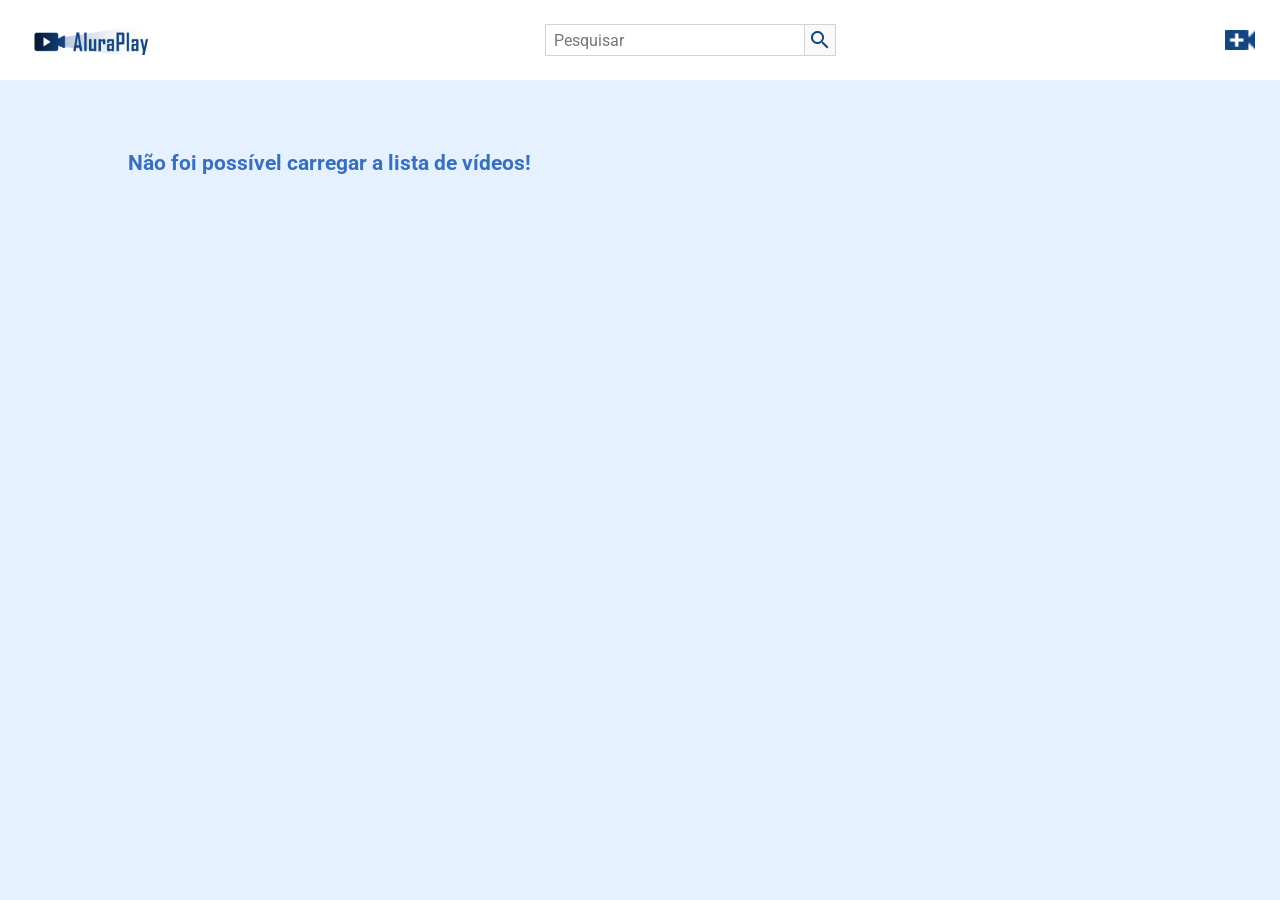
<file: Aluraplay/index.html>
<!DOCTYPE html>
<html lang="pt-br">

<head>
    <meta charset="UTF-8">
    <meta http-equiv="X-UA-Compatible" content="IE=edge">
    <meta name="viewport" content="width=device-width, initial-scale=1.0">
    <link href="https://fonts.googleapis.com/css2?family=Roboto:wght@400;700&display=swap" rel="stylesheet">
    <link rel="stylesheet" href="./css/reset.css">
    <link rel="stylesheet" href="./css/estilos.css">
    <link rel="stylesheet" href="./css/flexbox.css">
    <title>AluraPlay</title>
    <link rel="shortcut icon" href="./img/favicon.ico" type="image/x-icon">
</head>

<body>

    <header>

        <nav class="cabecalho">
            <a class="logo" href="./index.html"></a>

            <div class="cabecalho__pesquisar">

                <input type="search" placeholder="Pesquisar" id="pesquisar" class="pesquisar__input" data-pesquisa>
                <button class="pesquisar__botao" data-botao-pesquisa>

            </div>

            <div class="cabecalho__icones">
                <a href="./pages/enviar-video.html" class="cabecalho__videos"></a>
            </div>
        </nav>

    </header>

    <ul class="videos__container" alt="videos alura" data-lista>

    </ul>
    
    <script src="js/mostrarVideos.js" type="module"></script>
    <script src="js/buscarVideo.js" type="module"></script>

</body>

</html>
</file>
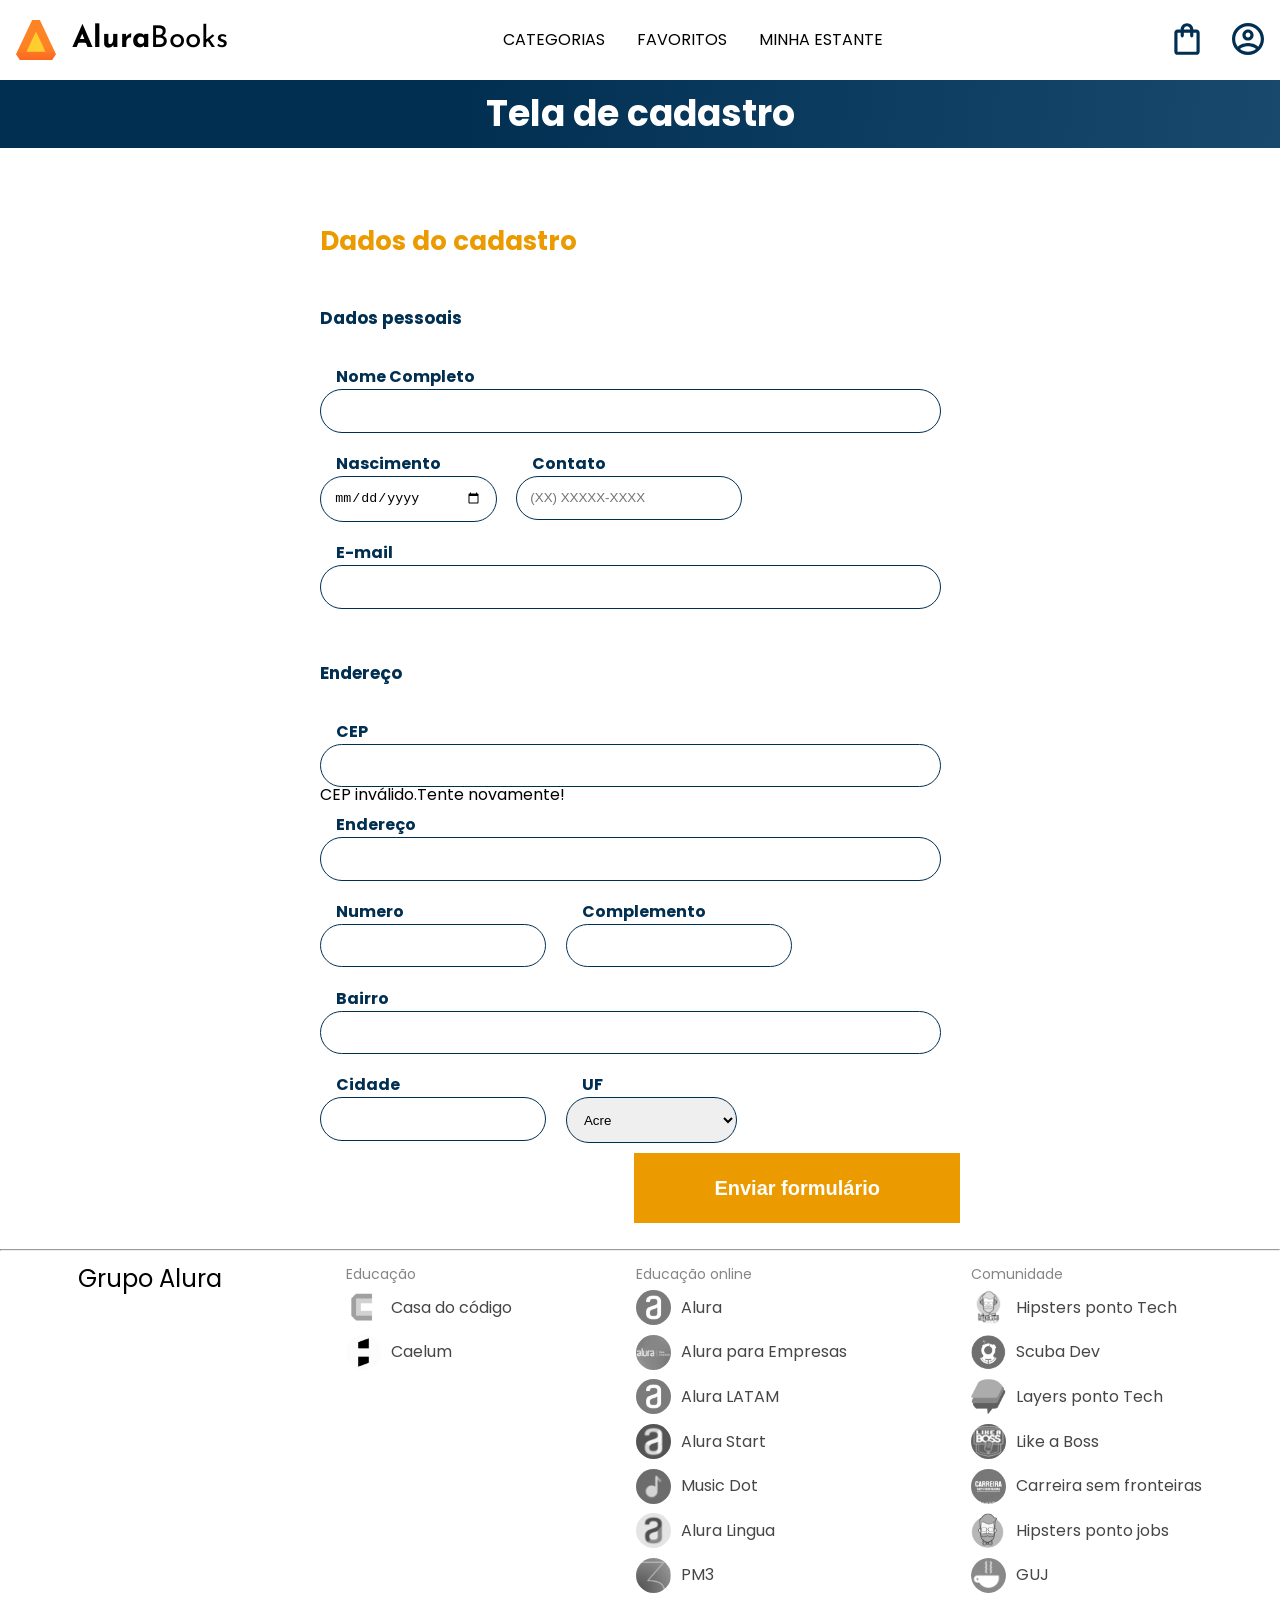
<file: ConsumindoDadosAPI/index.html>
<!DOCTYPE html>
<html lang="en">

<head>
    <meta charset="UTF-8">
    <meta http-equiv="X-UA-Compatible" content="IE=edge">
    <meta name="viewport" content="width=device-width, initial-scale=1.0">
    <link rel="stylesheet" href="./styles/reset.css">
    <link rel="preconnect" href="https://fonts.googleapis.com">
    <link rel="preconnect" href="https://fonts.gstatic.com" crossorigin>
    <link href="https://fonts.googleapis.com/css2?family=Poppins:wght@300;400;500;700&display=swap" rel="stylesheet">
    <link rel="stylesheet" href="https://unpkg.com/swiper@8/swiper-bundle.min.css" />
    <link href="https://fonts.googleapis.com/css2?family=Josefin+Sans:wght@400;700&display=swap" rel="stylesheet">
    <link rel="stylesheet" href="./styles/styles.css">
    <title>Formulário de cadastro</title>
</head>

<body>

    <header class="cabeçalho">
        <div class="container">
            <input type="checkbox" id="menu" class="container__botao">
            <label for="menu" class="container__rotulo">
                <span class="cabeçalho__menu-hamburguer container__imagem"></span>
            </label>
            <ul class="lista-menu">
                <li class="lista-menu__titulo">Categorias</li>
                <li class="lista-menu__item">
                    <a href="#" class="lista-menu__link">Programação</a>
                </li>
                <li class="lista-menu__item">
                    <a href="#" class="lista-menu__link">Front-end</a>
                </li>
                <li class="lista-menu__item">
                    <a href="#" class="lista-menu__link">Infraestrutura</a>
                </li>
                <li class="lista-menu__item">
                    <a href="#" class="lista-menu__link">Business</a>
                </li>
                <li class="lista-menu__item">
                    <a href="#" class="lista-menu__link">Design & UX</a>
                </li>
            </ul>
            <img src="img/Logo.svg" alt="Logo da Alurabooks" class="container__imagem">
            <h1 class="container__titulo"><b class="container__titulo--negrito">Alura</b>Books</h1>
        </div>

        <ul class="opções">
            <input type="checkbox" id="opções-menu" class="opções__botão">
            <li class="opções__item"><a href="#" class="opções__link">Categorias</a></li>
            <li class="opções__item"><a href="#" class="opções__link">Favoritos</a></li>
            <li class="opções__item"><a href="#" class="opções__link">Minha estante</a></li>
        </ul>

        <div class="container">
            <a href="#"><img src="img/Favoritos.svg" alt="Meus favoritos"
                    class="container__imagem container__imagem-transparente"></a>
            <a href="#" class="container__link">
                <img src="img/Compras.svg" alt="Carrinhos de compras" class="container__imagem">
                <p class="container__texto">Minha sacola</p>
            </a>
            <a href="#" class="container__link">
                <img src="img/Usuario.svg" alt="Meu perfil" class="container__imagem">
                <p class="container__texto">Meu perfil</p>
            </a>
        </div>
    </header>

    <section class="banner">
        <h2 class="banner__titulo">Tela de cadastro</h2>
    </section>

    <main class="principal">
        <h2 class="principal__titulo">Dados do cadastro</h2>

        <form class="principal__formulario" id="formulario" target="_blank"
            onsubmit="location.replace('./cadastro-finalizado.html')">
            <h3 class="principal__subtitulo">Dados pessoais</h3>
            <div class="formulario__campo">
                <label class="campo__etiqueta" for="nome">Nome Completo</label>
                <input name="nome" id="nome" class="campo__escrita" required />
            </div>
            <div class="formulario__dupla">
                <div class="formulario__campo">
                    <label class="campo__etiqueta" for="nascimento">Nascimento</label>
                    <input name="nascimento" id="nascimento" type="date" class="campo__escrita" required />
                </div>
                <div class="formulario__campo">
                    <label class="campo__etiqueta" for="telefone">Contato</label>
                    <input name="telefone" id="telefone" type="tel" placeholder="(XX) XXXXX-XXXX" class="campo__escrita"
                        required />
                </div>
            </div>
            <div class="formulario__campo">
                <label class="campo__etiqueta" for="email">E-mail</label>
                <input name="email" id="email" type="email" class="campo__escrita" required />
            </div>

            <h3 class="principal__subtitulo">Endereço</h3>

            <div class="formulario__campo">
                <label class="campo__etiqueta" for="cep">CEP</label>
                <input name="cep" id="cep" class="campo__escrita" required />
                <div id="erro">

                </div>
            </div>

            <div class="formulario__campo">
                <label class="campo__etiqueta" for="endereco">Endereço</label>
                <input name="endereco" id="endereco" class="campo__escrita" required />
            </div>
            <div class="formulario__dupla">
                <div class="formulario__campo">
                    <label class="campo__etiqueta" for="numero">Numero</label>
                    <input name="numero" id="numero" class="campo__escrita" required />
                </div>
                <div class="formulario__campo">
                    <label class="campo__etiqueta" for="complemento">Complemento</label>
                    <input name="complemento" id="complemento" class="campo__escrita" />
                </div>
            </div>
            <div class="formulario__campo">
                <label class="campo__etiqueta" for="bairro">Bairro</label>
                <input name="bairro" id="bairro" class="campo__escrita" required />
            </div>
            <div class="formulario__dupla">
                <div class="formulario__campo">
                    <label class="campo__etiqueta" for="cidade">Cidade</label>
                    <input name="cidade" id="cidade" class="campo__escrita" required />
                </div>

                <div class="formulario__campo">
                    <label class="campo__etiqueta" for="estado">UF</label>
                    <select id="estado" name="estado" class="campo__escrita">
                        <option value="AC">Acre</option>
                        <option value="AL">Alagoas</option>
                        <option value="AP">Amapá</option>
                        <option value="AM">Amazonas</option>
                        <option value="BA">Bahia</option>
                        <option value="CE">Ceará</option>
                        <option value="DF">Distrito Federal</option>
                        <option value="ES">Espírito Santo</option>
                        <option value="GO">Goiás</option>
                        <option value="MA">Maranhão</option>
                        <option value="MT">Mato Grosso</option>
                        <option value="MS">Mato Grosso do Sul</option>
                        <option value="MG">Minas Gerais</option>
                        <option value="PA">Pará</option>
                        <option value="PB">Paraíba</option>
                        <option value="PR">Paraná</option>
                        <option value="PE">Pernambuco</option>
                        <option value="PI">Piauí</option>
                        <option value="RJ">Rio de Janeiro</option>
                        <option value="RN">Rio Grande do Norte</option>
                        <option value="RS">Rio Grande do Sul</option>
                        <option value="RO">Rondônia</option>
                        <option value="RR">Roraima</option>
                        <option value="SC">Santa Catarina</option>
                        <option value="SP">São Paulo</option>
                        <option value="SE">Sergipe</option>
                        <option value="TO">Tocantins</option>
                        <option value="EX">Estrangeiro</option>
                    </select>
                </div>

            </div>


            <input type="submit" value="Enviar formulário" class="formulario__botao" id="enviar">
        </form>
    </main>

    <hr>
    <footer class="rodapé">
        <h2 class="rodapé__titulo">Grupo Alura</h2>
        <ul class="lista-rodapé">
            <li class="lista-rodapé__titulo">Educação</li>
            <li class="lista-rodapé__item">
                <img src="img/CasaDoCodigo.svg" alt="Logo da casa do código">
                <a href="https://www.casadocodigo.com.br/" class="lista-rodapé__link">Casa do código</a>
            </li>
            <li class="lista-rodapé__item">
                <img src="img/Caelum.svg" alt="Logo da caelum">
                <a href="https://caelum.com.br/" class="lista-rodapé__link">Caelum</a>
            </li>
        </ul>

        <ul class="lista-rodapé">
            <li class="lista-rodapé__titulo">Educação online</li>
            <li class="lista-rodapé__item">
                <img src="img/Alura.svg" alt="Logo da Alura">
                <a href="https://www.alura.com.br/" class="lista-rodapé__link">Alura</a>
            </li>
            <li class="lista-rodapé__item">
                <img src="img/AluraEmpresas.svg" alt="Logo da Alura para Empresas">
                <a href="https://www.alura.com.br/empresas" class="lista-rodapé__link">Alura para Empresas</a>
            </li>
            <li class="lista-rodapé__item">
                <img src="img/AluraLATAM.svg" alt="Logo da Alura Latam">
                <a href="https://www.aluracursos.com/" class="lista-rodapé__link">Alura LATAM</a>
            </li>
            <li class="lista-rodapé__item">
                <img src="img/AluraStart.svg" alt="Logo da Alura START">
                <a href="https://www.alurastart.com.br/" class="lista-rodapé__link">Alura Start</a>
            </li>
            <li class="lista-rodapé__item">
                <img src="img/MusicDot.svg" alt="Logo da Music Dot">
                <a href="https://www.musicdot.com.br/" class="lista-rodapé__link">Music Dot</a>
            </li>
            <li class="lista-rodapé__item">
                <img src="img/AluraLingua.svg" alt="Logo da Alura Lingua">
                <a href="https://www.aluralingua.com.br/" class="lista-rodapé__link">Alura Lingua</a>
            </li>
            <li class="lista-rodapé__item">
                <img src="img/PM3.svg" alt="Logo da PM3">
                <a href="https://www.cursospm3.com.br/" class="lista-rodapé__link">PM3</a>
            </li>
        </ul>

        <ul class="lista-rodapé">
            <li class="lista-rodapé__titulo">Comunidade</li>
            <li class="lista-rodapé__item">
                <img src="img/HipstersTech.svg" alt="Logo do Hipsters ponto Tech">
                <a href="https://hipsters.tech/" class="lista-rodapé__link">Hipsters ponto Tech</a>
            </li>
            <li class="lista-rodapé__item">
                <img src="img/ScubaDev.svg" alt="Logo do Scuba Dev">
                <a href="https://scuba.dev.br/" class="lista-rodapé__link">Scuba Dev</a>
            </li>
            <li class="lista-rodapé__item">
                <img src="img/LayersTech.svg" alt="Logo do Layers ponto Tech">
                <a href="https://layerspontotech.com.br/" class="lista-rodapé__link">Layers ponto Tech</a>
            </li>
            <li class="lista-rodapé__item">
                <img src="img/LikeABoss.svg" alt="Logo do Like a Boss">
                <a href="https://likeaboss.com.br/" class="lista-rodapé__link">Like a Boss</a>
            </li>
            <li class="lista-rodapé__item">
                <img src="img/CarreiraSemFronteira.svg" alt="Logo do Carreira sem fronteiras">
                <a href="https://www.carreirasemfronteiras.com.br/" class="lista-rodapé__link">Carreira sem
                    fronteiras</a>
            </li>
            <li class="lista-rodapé__item">
                <img src="img/HipstersJobs.svg" alt="Logo do Hipsters ponto jobs">
                <a href="https://hipsters.jobs/" class="lista-rodapé__link">Hipsters ponto jobs</a>
            </li>
            <li class="lista-rodapé__item">
                <img src="img/GUJ.svg" alt="Logo do GUJ">
                <a href="https://www.guj.com.br/" class="lista-rodapé__link">GUJ</a>
            </li>
        </ul>
    </footer>

    <script src="script.js"></script>
</body>

</html>
</file>
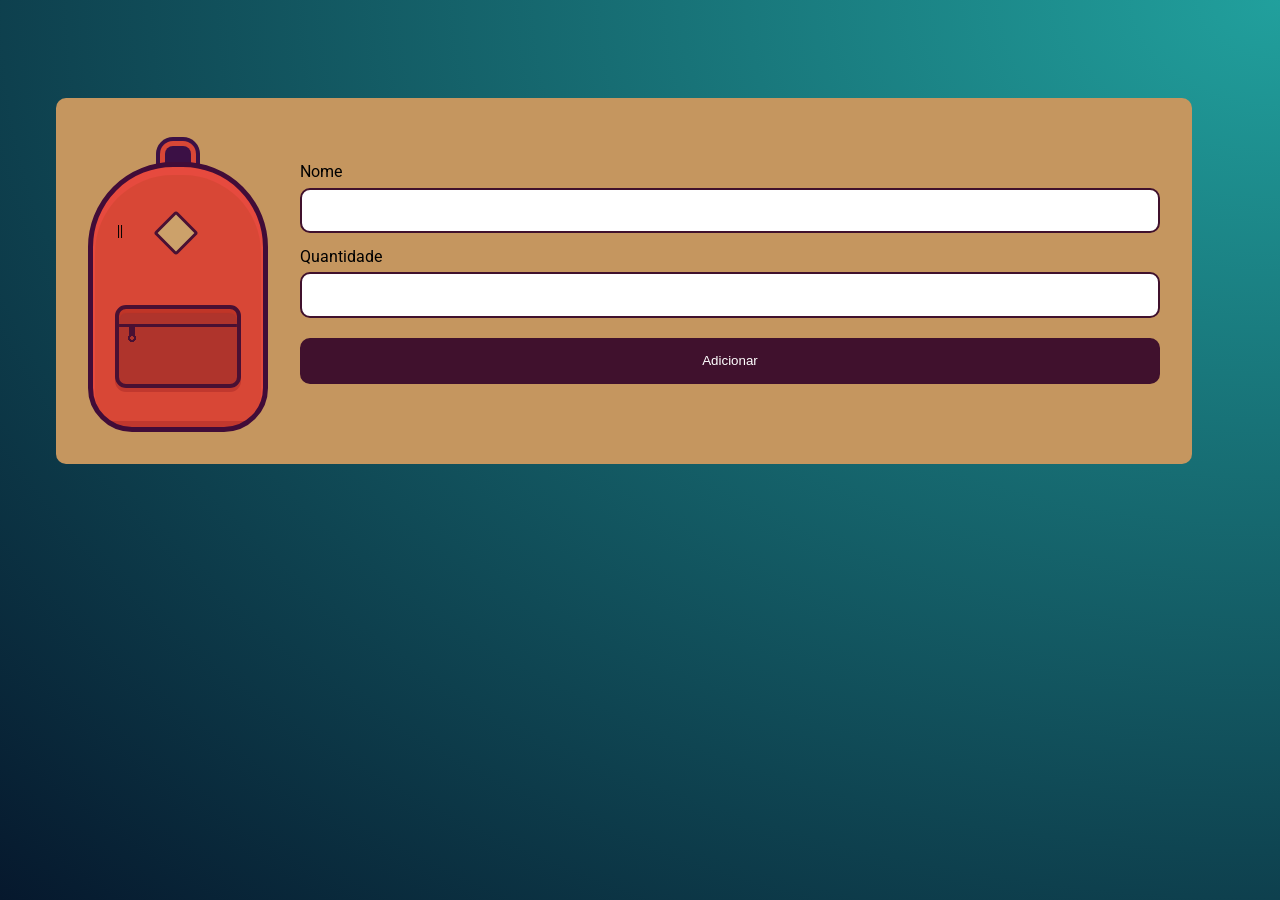
<file: Mochila-de-viagem/index.html>
<!DOCTYPE html>
<html lang="en">
<head>
    <meta charset="UTF-8">
    <meta http-equiv="X-UA-Compatible" content="IE=edge">
    <meta name="viewport" content="width=device-width, initial-scale=1.0">
    <title>Mochila de viagem</title>
    <link rel="stylesheet" href="css/style.css">

    <link rel="preconnect" href="https://fonts.googleapis.com">
    <link rel="preconnect" href="https://fonts.gstatic.com" crossorigin>
    <link href="https://fonts.googleapis.com/css2?family=Roboto&display=swap" rel="stylesheet"> 
</head>
<body>
    <main class="conteudo">
        <div class="principal">
            <div class="mochila"></div>
            <form action="" class="adicionar" id="novoItem">
                <label for="item">Nome</label>
                <input type="text" name="nome" id="nome">
                <label for="item">Quantidade</label>
                <input type="number" name="quantidade" id="quantidade">
                <input type="submit" value="Adicionar" class="cadastrar">
            </form>
        </div>
        
        <ul class="lista" id="lista">
            
        </ul>
    </main>

    <script src="js/main.js"></script>
</body>
</html>
</file>
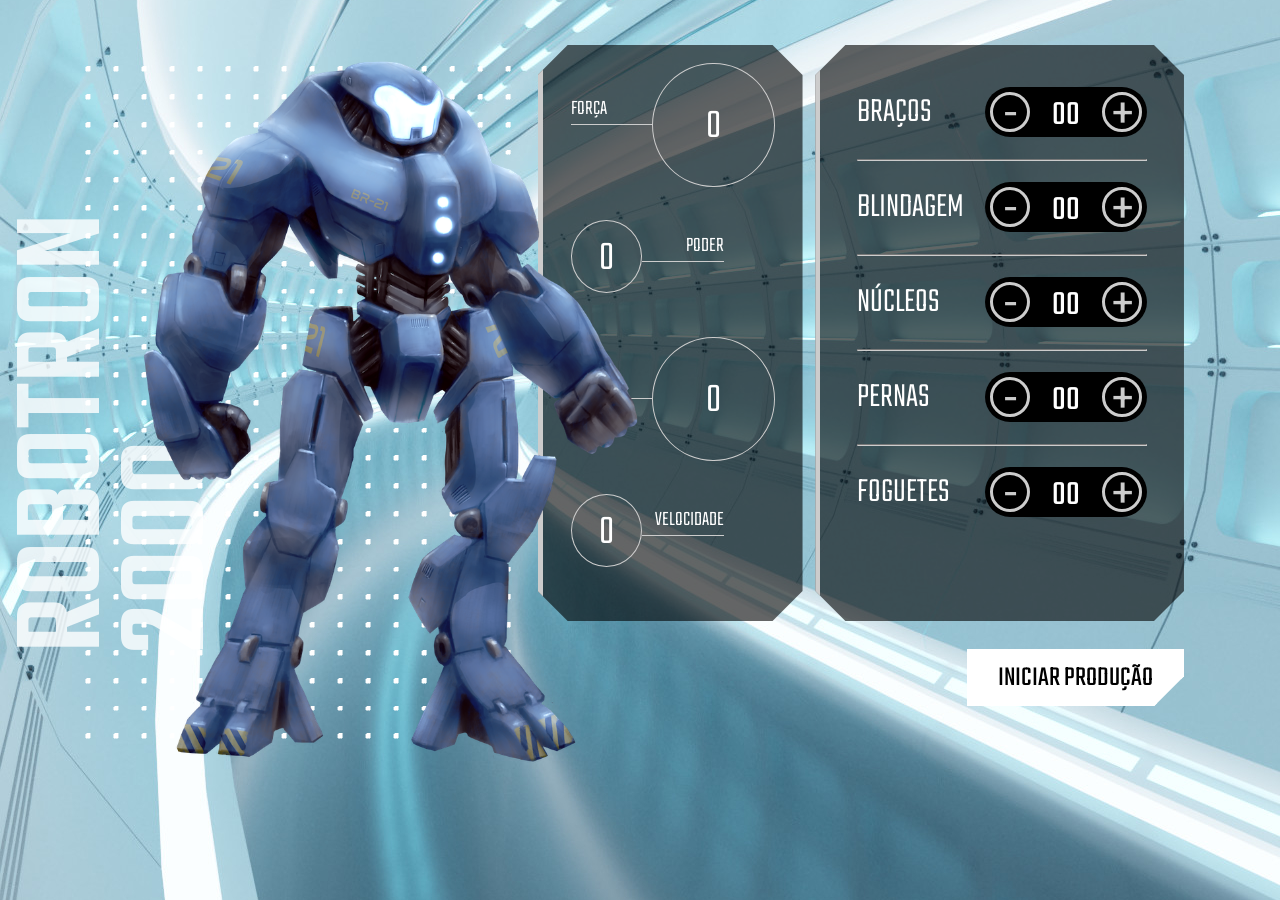
<file: Robotron-2000/index.html>
<!DOCTYPE html>
<html lang="en">
<head>
    <meta charset="UTF-8">
    <meta http-equiv="X-UA-Compatible" content="IE=edge">
    <meta name="viewport" content="width=device-width, initial-scale=1.0">
    <link rel="shortcut icon" type="image/jpg" href="img/favicon.ico"/>
    <title>Robotron 2000</title>

    <link rel="stylesheet" href="css/style.css">
    <link rel="preconnect" href="https://fonts.googleapis.com">
    <link rel="preconnect" href="https://fonts.gstatic.com" crossorigin>
    <link href="https://fonts.googleapis.com/css2?family=Teko:wght@300;500&display=swap" rel="stylesheet"> 
</head>
<body>
    <main>
        <section class="robotron">
            <img class="robo" src="img/robotron.png" alt="Robotron">
            <figcaption class="titulo">ROBOTRON <br>2000</figcaption>
        </section>

        <section class="box estatisticas">
            <div class="estatistica">
                <p class="estatistica-titulo">Força</p>
                <div class="estatistica-valor">
                    <p class="estatistica-numero" data-estatistica="forca">0</p>
                </div>
            </div>
            <div class="estatistica">
                <p class="estatistica-titulo">Poder</p>
                <div class="estatistica-valor">
                    <p class="estatistica-numero" data-estatistica="poder">0</p>
                </div>
            </div>
            <div class="estatistica">
                <p class="estatistica-titulo">Energia</p>
                <div class="estatistica-valor">
                    <p class="estatistica-numero" data-estatistica="energia">0</p>
                </div>
            </div>
            <div class="estatistica">
                <p class="estatistica-titulo">Velocidade</p>
                <div class="estatistica-valor">
                    <p class="estatistica-numero" data-estatistica="velocidade">0</p>
                </div>
            </div>
        </section>

        <section class="equipamentos">
            <form action="" class="montador">
                <div class="box montador-conteudo">
                    <div class="peca">
                        <label for="" class="peca-titulo">Braços</label>
                        <div class="controle">
                            <buttom class="controle-ajuste" data-controle="-" data-peca="bracos">-</buttom>
                            <input type="text" class="controle-contador" value="00" data-contador>
                            <buttom class="controle-ajuste" data-controle="+" data-peca="bracos">+</buttom>
                        </div>
                    </div>
                    <hr class="linha">
                    <div class="peca">
                        <label for="" class="peca-titulo">Blindagem</label>
                        <div class="controle">
                            <buttom class="controle-ajuste" data-controle="-" data-peca="blindagem">-</buttom>
                            <input type="text" class="controle-contador" value="00" data-contador>
                            <buttom class="controle-ajuste" data-controle="+" data-peca="blindagem">+</buttom>
                        </div>
                    </div>
                    <hr class="linha">
                    <div class="peca">
                        <label for="" class="peca-titulo">Núcleos</label>
                        <div class="controle">
                            <buttom class="controle-ajuste" data-controle="-" data-peca="nucleos">-</buttom>
                            <input type="text" class="controle-contador" value="00" data-contador>
                            <buttom class="controle-ajuste" data-controle="+" data-peca="nucleos">+</buttom>
                        </div>
                    </div>
                    <hr class="linha">
                    <div class="peca">
                        <label for="" class="peca-titulo">Pernas</label>
                        <div class="controle">
                            <buttom class="controle-ajuste" data-controle="-" data-peca="pernas">-</buttom>
                            <input type="text" class="controle-contador" value="00" data-contador>
                            <buttom class="controle-ajuste" data-controle="+" data-peca="pernas">+</buttom>
                        </div>
                    </div>
                    <hr class="linha">
                    <div class="peca">
                        <label for="" class="peca-titulo">Foguetes</label>
                        <div class="controle">
                            <buttom class="controle-ajuste" data-controle="-" data-peca="foguetes">-</buttom>
                            <input type="text" class="controle-contador" value="00" data-contador>
                            <buttom class="controle-ajuste" data-controle="+" data-peca="foguetes">+</buttom>
                        </div>
                    </div>
                </div>
                <input type="submit" value="Iniciar produção" class="producao" id="producao">
            </form>
        </section>
    </main>

    <script src="js/main.js"></script>
</body>
</html>
</file>
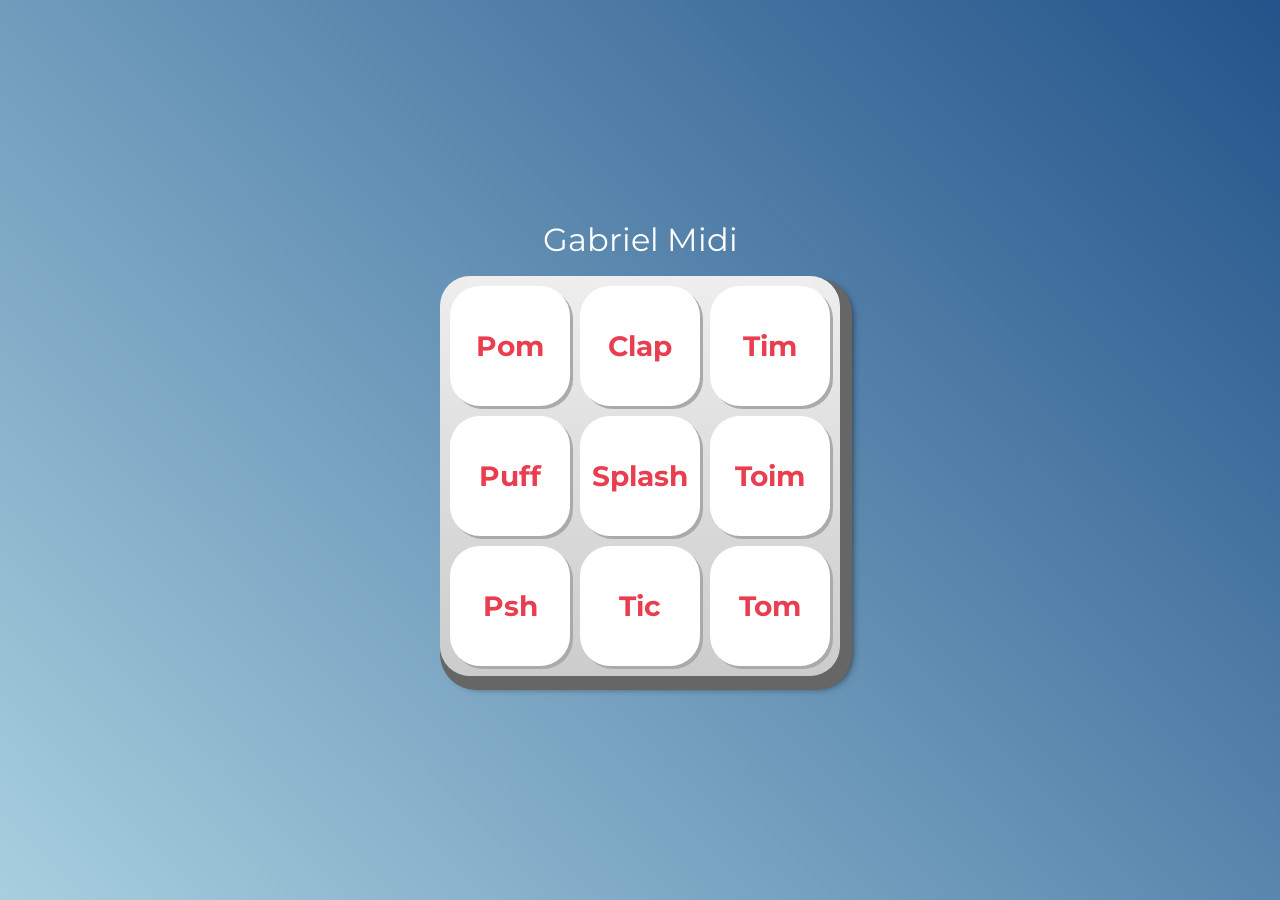
<file: JavaScript pra web/aluramidi-curso-arquivos-iniciais/index.html>
<!DOCTYPE html>
<html lang="pt-BR">
<head>
    <meta charset="UTF-8">
    <meta http-equiv="X-UA-Compatible" content="IE=edge">
    <meta name="viewport" content="width=device-width, initial-scale=1.0">

    <title>Gabriel Midi</title>

    <link rel="preconnect" href="https://fonts.googleapis.com">
    <link rel="preconnect" href="https://fonts.gstatic.com" crossorigin>
    <link href="https://fonts.googleapis.com/css2?family=Montserrat:wght@500;600&display=swap" rel="stylesheet">

    <link rel="icon" type="image/png" href="images/bateria.png">
    <link rel="stylesheet" href="css/reset.css">
    <link rel="stylesheet" href="css/estilos.css">

</head>
<body>

    <h1>Gabriel Midi</h1>

    <section class="teclado">
        <button class="tecla tecla_pom">Pom</button>
        <button class="tecla tecla_clap">Clap</button>
        <button class="tecla tecla_tim">Tim</button>

        <button class="tecla tecla_puff">Puff</button>
        <button class="tecla tecla_splash">Splash</button>
        <button class="tecla tecla_toim">Toim</button>

        <button class="tecla tecla_psh">Psh</button>
        <button class="tecla tecla_tic">Tic</button>
        <button class="tecla tecla_tom">Tom</button>
    </section>

    <audio src="sounds/keyq.wav" id="som_tecla_pom"></audio>
    <audio src="sounds/keyw.wav" id="som_tecla_clap"></audio>
    <audio src="sounds/keye.wav" id="som_tecla_tim"></audio>
    <audio src="sounds/keya.wav" id="som_tecla_puff"></audio>
    <audio src="sounds/keys.wav" id="som_tecla_splash"></audio>
    <audio src="sounds/keyd.wav" id="som_tecla_toim"></audio>
    <audio src="sounds/keyz.wav" id="som_tecla_psh"></audio>
    <audio src="sounds/keyx.wav" id="som_tecla_tic"></audio>
    <audio src="sounds/keyc.wav" id="som_tecla_tom"></audio>

    <script src="main.js"></script>
</body>
</html>
</file>
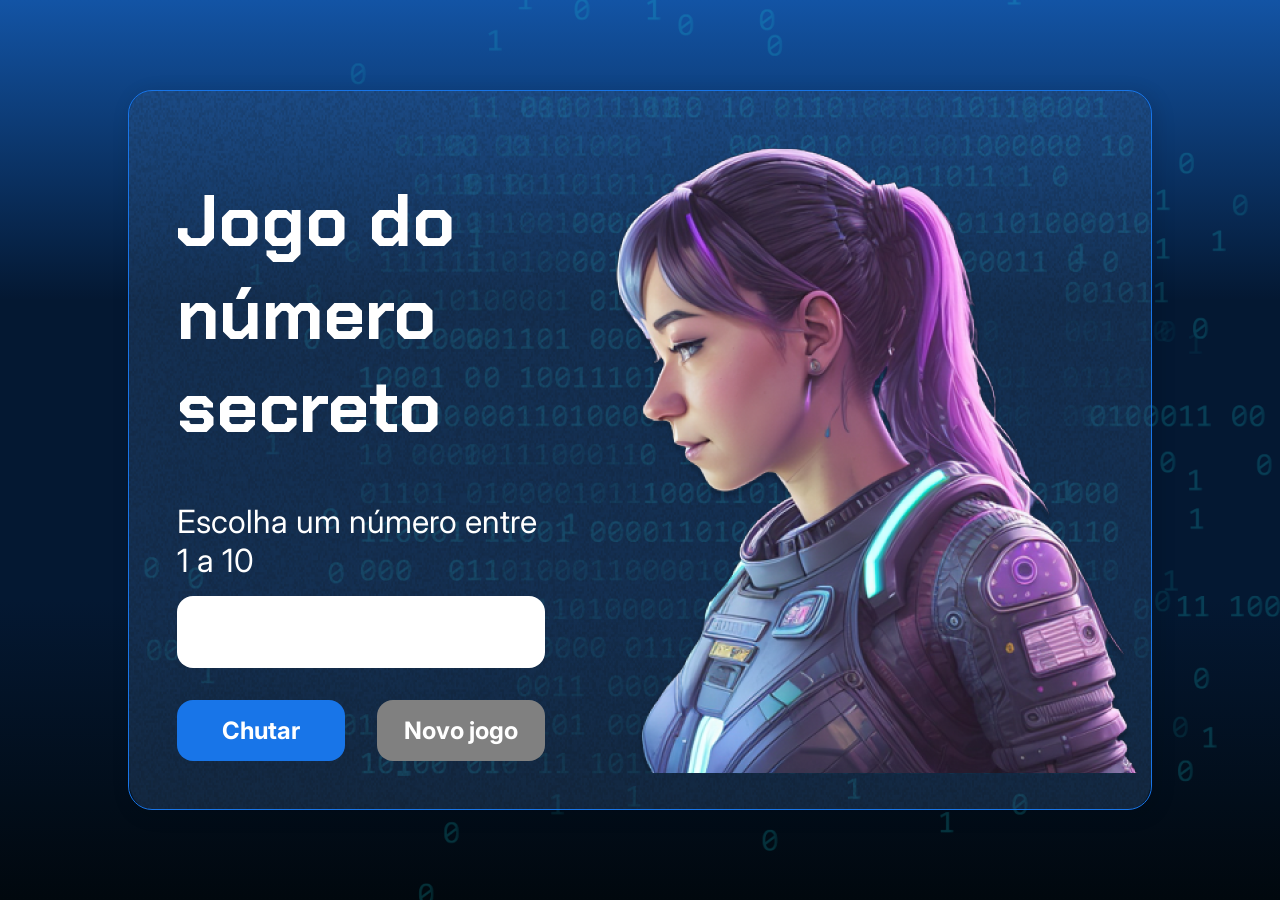
<file: Lógica de programação com JavaScript/logica-js-projeto_2/index.html>
<!DOCTYPE html>
<html lang="pt-br">

<head>
    <meta charset="UTF-8">
    <meta name="viewport" content="width=device-width, initial-scale=1.0">
    <script src="https://code.responsivevoice.org/responsivevoice.js"></script>
    <link rel="preconnect" href="https://fonts.googleapis.com">
    <link rel="preconnect" href="https://fonts.gstatic.com" crossorigin>
    <link href="https://fonts.googleapis.com/css2?family=Chakra+Petch:wght@700&family=Inter:wght@400;700&display=swap"
        rel="stylesheet">
    <link rel="stylesheet" href="style.css">
    <title>JS Game</title>
</head>

<body>

    <div class="container">
        <div class="container__conteudo">
            <div class="container__informacoes">
                <div class="container__texto">
                    <h1>Adivinhe o <span class="container__texto-azul">numero secreto</span></h1>
                    <p class="texto__paragrafo">Escolha um número entre 1 a 10</p>
                </div>
                <input type="number" min="1" max="10" class="container__input">
                <div class="chute container__botoes">
                    <button onclick="verificarChute()" class="container__botao">Chutar</button>
                    <button onclick="reiniciarJogo()" id="reiniciar" class="container__botao" disabled>Novo jogo</button>
                </div>
            </div>
            <img src="./img/ia.png" alt="Uma pessoa olhando para a esquerda" class="container__imagem-pessoa" />
        </div>
    </div>




    <script src="app.js" defer></script>
</body>

</html>
</file>
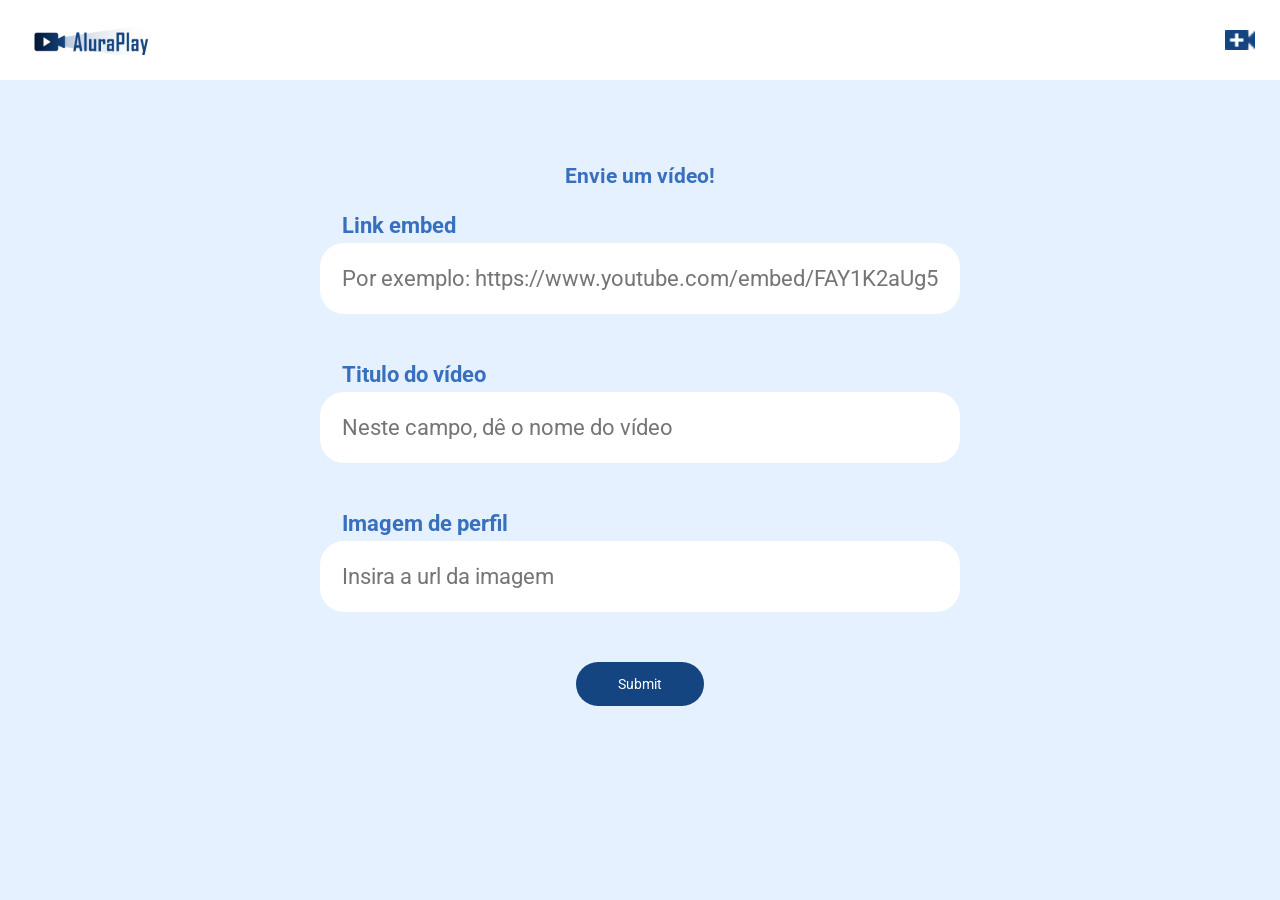
<file: Aluraplay/pages/enviar-video.html>
<!DOCTYPE html>
<html lang="pt-br">

<head>
    <meta charset="UTF-8">
    <meta http-equiv="X-UA-Compatible" content="IE=edge">
    <meta name="viewport" content="width=device-width, initial-scale=1.0">
    <link href="https://fonts.googleapis.com/css2?family=Roboto:wght@400;700&display=swap" rel="stylesheet">
    <link rel="stylesheet" href="../css/reset.css">
    <link rel="stylesheet" href="../css/estilos.css">
    <link rel="stylesheet" href="../css/estilos-form.css">
    <link rel="stylesheet" href="../css/flexbox.css">
    <title>AluraPlay</title>
    <link rel="shortcut icon" href="./img/favicon.ico" type="image/x-icon">
</head>

<body>

    <!-- Cabecalho -->
    <header>

        <nav class="cabecalho">
            <a class="logo" href="../index.html"></a>

            <div class="cabecalho__icones">
                <a href="./enviar-video.html" class="cabecalho__videos"></a>
            </div>
        </nav>

    </header>

    <main class="container">

        <form class="container__formulario" data-formulario>
            <h2 class="formulario__titulo">Envie um vídeo!</h3>
                <div class="formulario__campo">
                    <label class="campo__etiqueta" for="url">Link embed</label>
                    <input name="url" class="campo__escrita" required
                        placeholder="Por exemplo: https://www.youtube.com/embed/FAY1K2aUg5g" id='url' data-url/>
                </div>


                <div class="formulario__campo">
                    <label class="campo__etiqueta" for="titulo">Titulo do vídeo</label>
                    <input name="titulo" class="campo__escrita" required placeholder="Neste campo, dê o nome do vídeo"
                        id='titulo' data-titulo/>
                </div>

                <div class="formulario__campo">
                    <label class="campo__etiqueta" for="imagem">Imagem de perfil</label>
                    <input name="imagem" class="campo__escrita" required placeholder="Insira a url da imagem"
                        id='imagem' data-imagem/>
                </div>

                <input class="formulario__botao" type="submit" />
        </form>

    </main>

    <script src="../js/criarVideo.js"></script>
</body>

</html>
</file>
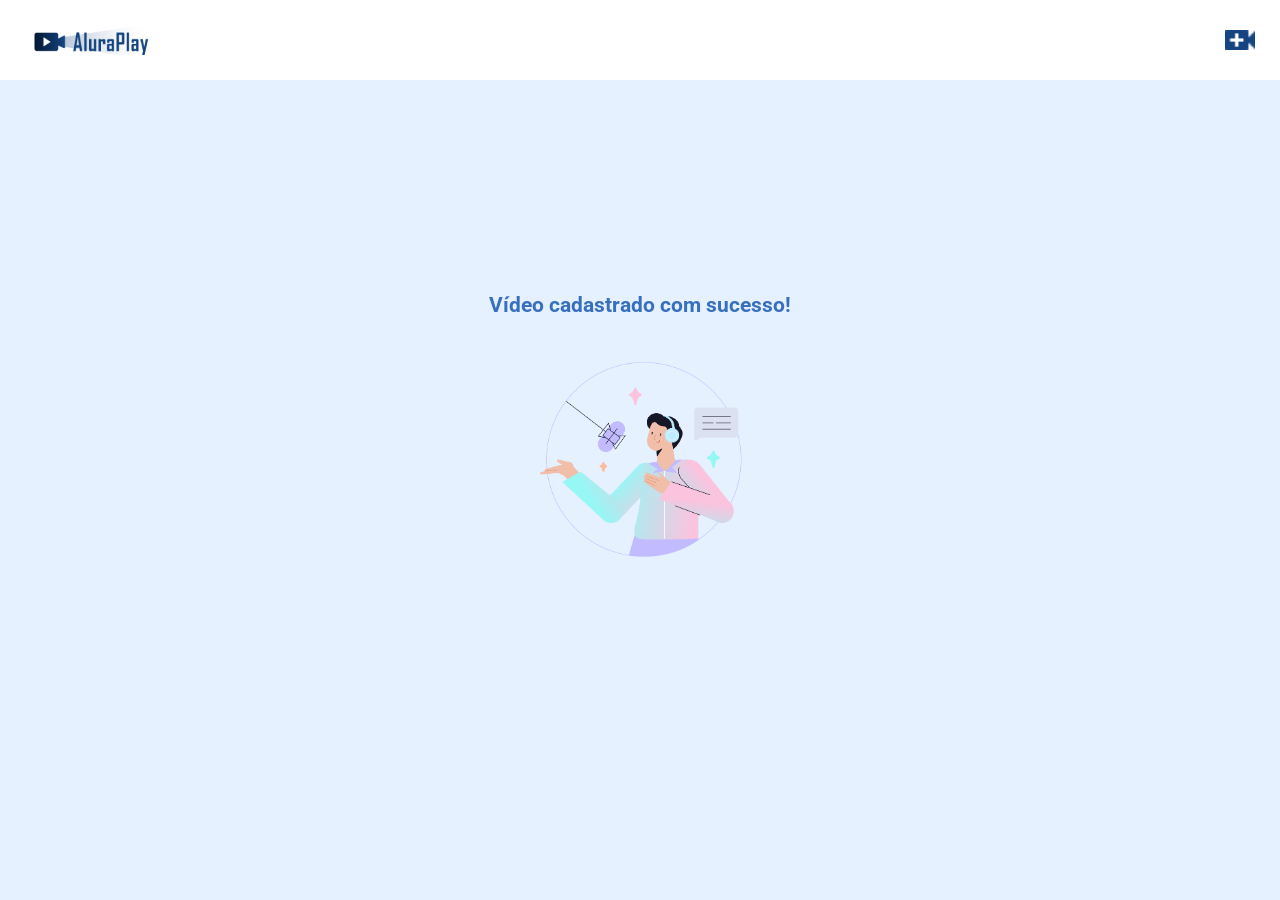
<file: Aluraplay/pages/envio-concluido.html>
<!DOCTYPE html>
<html lang="pt-br">

<head>
    <meta charset="UTF-8">
    <meta http-equiv="X-UA-Compatible" content="IE=edge">
    <meta name="viewport" content="width=device-width, initial-scale=1.0">
    <link href="https://fonts.googleapis.com/css2?family=Roboto:wght@400;700&display=swap" rel="stylesheet">
    <link rel="stylesheet" href="../css/reset.css">
    <link rel="stylesheet" href="../css/estilos.css">
    <link rel="stylesheet" href="../css/estilos-form.css">
    <link rel="stylesheet" href="../css/flexbox.css">
    <title>AluraPlay</title>
    <link rel="shortcut icon" href="./img/favicon.ico" type="image/x-icon">
</head>

<body>

    <!-- Cabecalho -->
    <header>

        <nav class="cabecalho">
            <a class="logo" href="../index.html"></a>

            <div class="cabecalho__icones">
                <a href="./enviar-video.html" class="cabecalho__videos"></a>
            </div>
        </nav>

    </header>

    <main class="mensagem">
        <div>
            <h3 class="mensagem__titulo">Vídeo cadastrado com sucesso!</h3>
            <img src="../img/upload.png" class="mensagem__imagem">
        </div>
    </main>


</body>

</html>
</file>
<file: Aluraplay/css/estilos.css>
*,
*::before,
*::after {
    --azul-escuro: #154580;
    --azul-medio: #3970BE;
    --azul-claro: #E5F1FF;
    --cinza-texto: #444444;
    --cinza-claro: #ECECEC;
    box-sizing: border-box;
}

body {
    font-family: Roboto, Arial, Helvetica, sans-serif;
    background-color: var(--azul-claro);
    position: relative;
    width: 100%;
    height: 100vh;
    overflow: auto;
    font-size: 14px;
    color: white;
    box-sizing: border-box;
    text-align: center;
}

/* ESTILOS DO HEADER */

.cabecalho {
    background-color: white;
    position: fixed;
    top: 0;
    height: 80px;
    width: 100%;
    padding: 0 25px;
    z-index: 2;
}

.logo {
    background-image: url(../img/cabecalho/Logo.png);
    background-repeat: no-repeat;
    padding: 15px 65px;
    cursor: pointer;
}


.cabecalho__videos {
    background-image: url(../img/cabecalho/video_call.png);
    background-size: contain;
    background-repeat: no-repeat;
    background-position: center;
    padding: 15px;
}

/* ESTILOS DA SEÇÃO VÍDEOS */

.videos__container {
    color: black;
}

.mensagem {
    display: grid;
    align-items: center;
    justify-content: center;
    height: 100vh;
}

.mensagem__imagem {
    width: 30%;
}

.mensagem__titulo {
    color: var(--azul-medio);
    font-weight: bold;
    font-size: 21px;
}

.pesquisar__input {
    width: 260px;
    height: 32px;
    border: 1px solid rgb(211, 211, 211);
    font-size: 16px;
    padding: 3px 8px;
    border: 1px solid rgb(211, 211, 211);
    color: var(--azul-escuro);
}

.pesquisar__botao {
    background-image: url(../img/cabecalho/search.png);
    background-repeat: no-repeat;
    background-position: center;
    border: 1px solid rgb(211, 211, 211);
    background-color: #F9F9F9;
    border-left: none;
    padding: 15px 15px;
    cursor: pointer;
}

.cabecalho__pesquisar {
    display: flex;
    justify-content: center;
}

@media(min-width: 834px) {

    body {
        height: 100vh;
    }

}
</file>
<file: Aluraplay/css/flexbox.css>
/* Aula 1 */
.cabecalho {
    display: flex;
    justify-content: space-between;
    align-items: center;
}






/* SEÇÃO VÍDEOS */

.videos__container {
    display: flex;
    flex-wrap: wrap;
    gap: 10px;
    z-index: 1;
    padding: 153px 20px 10px 20px;
}

.videos__item {
    flex-grow: 1;
    height: 303px;
    width: 300px;
}

/* grid vídeos */

.descricao-video {
    margin-top: 1rem;
    display: grid;
    text-align: start;
    column-gap: 1rem;
    row-gap: 10px;
    grid-template-columns: auto 1fr;
}

.descricao-video img {
    grid-area: 1 / 1 / 3 / 2;
}

.descricao-video h3 {
    grid-area: 1 / 2 / 2 / 3;
    font-weight: 700;
    color: #444444;
}

.descricao-video p {
    grid-area: 2 / 2 / 3 / 3;
    font-size: 14px;
    color: #444444;
}

.descricao-video img {
    width: 2em;
    height: 2em;
    border-radius: 100%;
}

@media(min-width: 834px) {

    .videos__container {
        padding-left: 10%;
        padding-right: 10%;
    }
}

@media(min-width: 1440px) {
    .videos__item {
        width: 288px;
    }
}
</file>
<file: ConsumindoDadosAPI/styles/styles.css>
@import url("header.css");
@import url("banner.css");
@import url("formulario.css");
@import url("rodape.css");
@import url("cadastro.css");

:root {
    --cor-de-fundo: #EBECEE;
    --branco: #FFFFFF;
    --laranja: #EB9B00;
    --azul-degrade: linear-gradient(97.54deg, #002F52 35.49%, #326589 165.37%);
    --fonte-principal: "Poppins";
    --azul: #002F52;
    --fonte-secundario: "Josefin Sans";
    --preto: #000000;
    --cinza: #474646;
    --cinza-claro: #858585;
    --vermelho: #D94937;
}

body {
    background-color: var(--branco);
    font-family: var(--fonte-principal);
    font-size: 16px;
    font-weight: 400;
}
</file>
<file: Mochila-de-viagem/css/style.css>
html {
    background: radial-gradient(farthest-corner at right top,#21A09D, #06182D);
    height: 100%;
    font-family: 'Roboto', cursive;
}

.conteudo {
    padding: 10vh 3em 0;
    display: flex;
    align-items: flex-start;
    gap: 2em;
}

.principal {
    flex-grow: 1;
    flex-basis: auto;
    min-width: 600px;
    padding: 4em 2em 2em;
    box-sizing: border-box;
    display: flex;
    background: #C5965F;
    border-radius: 10px;
    gap: 2em;
}
  
.mochila {
    min-width: 170px;
    max-width: 170px;
    height: 180px;
    padding-top: 80px;
    background-color: #d84736;
    box-shadow: inset 0 6px 0 2px #e64a3e, 0 -93px 0 -77px #3b1045, 0 -93px 0 -72px #d84736, 0 -93px 0 -68px #3b1045;
    background-image: linear-gradient(to right, transparent 5px, transparent 20px, transparent 1px, transparent 25px, transparent 5px, transparent 20px, transparent 20px, transparent 86px, #c1382e 45px, #c1382e 230px, transparent 25px, transparent 172px );
    background-position: center 254px;
    background-size: 305px 6px;
    background-repeat: repeat-x; 
    border: 5px solid #410c38;
    border-radius: 85px 85px 44px 44px;
    display: inline-block;
    vertical-align: top;
    flex-basis: auto;
    flex-grow: 1;
}
  
.mochila:before, .mochila:after {
    display: block;
    content: '';
    position: absolute;
  }
  
.mochila:before {
    height: 75px;
    width: 118px;
    background-image: radial-gradient(circle closest-corner at 13px 29px , #af342c, #af342c 2px, transparent 2px, transparent), radial-gradient(circle closest-corner at 13px 29px , #491033, #491033 4px, transparent 4px, transparent), linear-gradient(to bottom, transparent 10px, transparent 15px, #491033 5px, #491033 18px, transparent 18px, transparent 100px), linear-gradient(to right, #af342c 10px, #af342c 10px, transparent 10px, transparent 16px, #af342c 9px, #af342c 50px), linear-gradient(to bottom, #af342c 8px, #af342c 16px, #491033 8px, #491033 30px, #af342c 20px, #af342c 72px, #af342c 10px, #af342c 57px, #af342c 5%);
    margin-left: 22px;
    margin-top: 58px;
    border: 4px solid #491033;
    border-radius: 11px;
    box-shadow: 0 4px 0 0 #c1382e, inset 0px 4px 1px 0 #c03527;
    content: '||';
    color: transparent;
    font-family: Comic Sans MS;
    font-weight: bold;
    z-index: 1;
    text-shadow: rgb(0, 0, 0) -2px -86px 0px;
    font-size: 14px;
}
  
.mochila:after {
    margin-left: 67px;
    margin-top: -30px;
    background: #cca16a;
    width:26px;
    height:26px;
    border: 3px solid #491033;
    border-radius: 3px;
    transform: rotate(45deg);
}

.adicionar {
    width: 100%;
}

.adicionar input {
    width: 100%;
    box-sizing: border-box;
    margin: 0.5em 0 1em;
    padding: 1em 0.5em;
    border-radius: 10px;
    border: 2px solid #40112D;
}

.adicionar label {
    display: block;
}

.cadastrar {
    background-color: #40112D;
    color: #FFFFFF;
    cursor: pointer;
}

.lista {
    margin: 0;
    padding: 0;
}

.item {
    list-style: none;
    padding: 0.6em 2em;
    background: #FFFFFF;
    border-radius: 10px;
    margin: 0 0 1em;
    width: 100%;
    box-sizing: border-box;
    display: inline-flex;
    align-items: center;
    gap: 1em;
    font-size: 20px;
}

.item strong {
    border-radius: 50%;
    display: flex;
    align-items: center;
    justify-content: center;
    width: 40px;
    height: 40px;
    Background: #C5965F;
    font-weight: 400;
}
</file>
<file: Robotron-2000/css/style.css>
:root {
    --main-cinza: #CCCCCC;
    --main-branco: #FFFFFF;
    --main-preto: #000000;
}

* {
    box-sizing: border-box;
}

body {
    background: url(../img/fundo.jpg);
    background-position: center center;
    background-size: cover cover;
    padding: 0;
    margin: 0;
    font-weight: 300;
}

body, input {
    font-family: 'Teko', sans-serif;
}

main {
    width: 80vw;
    height: 80vh;
    margin: 10vh 8vw 10vh 12vw;
    display: flex;
    gap: 1vw;
}

.robotron {
    background: url(../img/estrutura.png) no-repeat;
    background-position: center center;
    margin: 0;
    flex-basis: 40%;
    position: relative;
}

.robo {
    height: 110%;
    z-index: 1;
    position: absolute;
    left: -20%;
    top: -5%;
}

.titulo {
    transform: rotate(180deg);
    font-weight: 500;
    font-size: 130px;
    position: absolute;
    bottom: 7rem;
    left: -3rem;
    line-height: 0.8;
    writing-mode: vertical-rl;
    text-orientation: mixed;
    color: rgba(255,255,255,0.8)
}

.box {
    background: rgba(0,0,0,0.6);
    clip-path: polygon(calc(100% - 30px) 0, 100% 30px, 100% calc(100% - 30px), calc(100% - 30px) 100%, 30px 100%, 0 calc(100% - 30px), 0 30px, 30px 0);
    border-left: 5px solid var(--main-cinza);
    height: 80%;
}

/****************************** Equipamentos *****/

.equipamentos {
    flex-basis: 32%;
}

.montador {
    height: 100%;;
}

.montador-conteudo {
    padding: 2em 10%;
}

.peca {
    padding: 1em 0;
}

.peca-titulo {
    color: var(--main-branco);
    text-transform: uppercase;
    font-size: 2.5em;
}

.controle {
    background: var(--main-preto);
    border-radius: 25px;
    float: right;
    display: inline-flex;
    padding: 5px;
    align-items: center;
    align-self: flex-end;
}

.controle-contador {
    width: 40px;
    height: 35px;
    background: none;
    border: 0;
    margin: 0 1rem;
    color: var(--main-branco);
    text-align: center;
    font-size: 2.5em;
    display: inline-flex;
    align-items: center;
    padding-top: 8px;
}

.controle-ajuste {
    display: inline-block;
    width: 40px;
    height: 40px;
    line-height: 44px;
    border-radius: 50%;
    color: var(--main-cinza);
    font-size: 4em;
    background: var(--main-preto);
    text-align: center;
    border: 3px solid var(--main-cinza);
    cursor: pointer;
}

.linha {
    border-color: var(--main-cinza);
}

.producao {
    margin-top: 1em;
    font-size: 2em;
    text-transform: uppercase;
    padding: 0.2em 1em;
    float: right;
    border: 3px solid var(--main-branco);
    background: var(--main-branco);
    clip-path: polygon(100% 0, 100% calc(100% - 30px), calc(100% - 30px) 100%, 0 100%, 0 0);
    cursor: pointer;
}

.producao:hover {
    background: var(--main-preto);
    color: var(--main-branco)
}



/****************************** Estatísticas *****/
.estatisticas {
    flex-basis: 23%;
    padding: 2em 2em 0;
}

.estatistica {
    color: var(--main-branco);
    display: flex;
    align-items: flex-start;
    height: 25%;
}

.estatistica-titulo {
    font-size: 1.5em;
    border-bottom: 1px solid var(--main-cinza);
    flex-basis: 40%;
    text-transform: uppercase;
    order: 1
}

.estatistica-valor {
    flex-basis: 60%;
    position: relative;
    margin: 10px 0 0;
    order: 2;
    margin: -10px 0 0;
}

.estatistica-valor::after {
    content: "";
    display: block;
    padding-bottom: 100%;
    border: 1px solid var(--main-cinza);
    border-radius: 50%;
}

.estatistica-numero {
    position: absolute;
    top: 50%;
    transform: translateY(-46%);
    width: 100%;
    line-height: 100%;
    text-align: center;
    font-size: 3em;
    margin: 0;
}

.estatistica:nth-child(2n) .estatistica-titulo {
    order: 2;
    text-align: right;
}

.estatistica:nth-child(2n) .estatistica-valor {
    order: 1;
    flex-basis: 35%;
    margin: 10px 0 0;
}

@media screen and (max-width: 1600px) {
    body { 
        font-size: 14px;
    }
    main {
        width: 90vw;
        height: 80vh;
        margin: 5vh auto;
    }
}

@media screen and (max-width: 1200px) {
    body { 
        font-size: 13px;
    }

    main {
        width: 96vw;
        height: 80vh;
        margin: 10vh auto;
    }
}
</file>
<file: JavaScript pra web/aluramidi-curso-arquivos-iniciais/css/estilos.css>
:root {
  --cinza: #aaa;
  --vermelha: #e93d50;
  --vermelha-escura: #af303f;
  --branca: #fff;
  --luz: rgb(229, 255, 0);
}

body {
  align-items: center;
  background: linear-gradient(45deg, #a7cfdf 0%,#23538a 100%);
  display: flex;
  justify-content: center;
  flex-direction: column;
  font-family: 'Montserrat', sans-serif;
  min-height: 100vh;
}

h1 {
  color: var(--branca);
  margin-bottom: 20px;
  font-size: 2rem;
}

.teclado {
  background: linear-gradient(to bottom, #eeeeee 0%,#cccccc 100%);
  box-shadow: 6px 8px 0 6px #666, 10px 10px 10px #000;
  border-radius: 30px;
  display: grid;
  gap: 10px;
  grid-template-columns: repeat(3, 1fr);
  padding: 10px;
}

.tecla {
  background-color: var(--branca);
  border-radius: 30px;
  box-shadow: 3px 3px 0 var(--cinza);
  color: var(--vermelha);
  cursor: pointer;
  height: 120px;
  font-size: 1.75em;
  font-weight: bold;
  line-height: 120px;
  text-align: center;
  width: 120px;
}

.tecla.ativa,
.tecla:active {
  background-color: var(--vermelha);
  border: 4px solid  var(--vermelha);
  box-shadow: 3px 3px 0 var(--vermelha-escura) inset;
  color: var(--branca);
  outline: none;
}

.tecla.focus,
.tecla:focus {
  outline: none;
  box-shadow: 1px 1px 10px var(--luz);
}

.tecla.active:focus,
.tecla:active:focus {
  box-shadow: 3px 3px 0 var(--vermelha-escura) inset, 1px 1px 10px var(--luz);
}
</file>
<file: Lógica de programação com JavaScript/logica-js-projeto_2/style.css>
* {
    box-sizing: border-box;
    margin: 0;
    padding: 0;
    color: white;
}

body {
    background: linear-gradient(#1354A5 0%, #041832 33.33%, #041832 66.67%, #01080E 100%);
    height: 100vh;
    display: flex;
    align-items: center;
    justify-content: center;
}


body::before {
    background-image: url("img/code.png");
    background-repeat: no-repeat;
    background-position: right;
    content: "";
    display: block;
    position: absolute;
    width: 100%;
    height: 100%;
    opacity: 0.4;
}

.container {
    width: 80%;
    height: 80%;
    display: flex;
    align-items: center;
    justify-content: space-between;
    border-radius: 24px;
    border: 1px solid #1875E8;
    box-shadow: 4px 4px 20px 0px rgba(1, 8, 14, 0.15);
    background-image: url("img/Ruido.png");
    background-size: 100% 100%;
    position: relative;
}


.container__conteudo {
    display: flex;
    align-items: center;
    position: absolute;
    bottom: 0;
}

.container__informacoes {
    flex: 1;
    padding: 3rem;
}

.container__botao {
    border-radius: 16px;
    background: #1875E8;
    padding: 16px 24px;
    width: 100%;
    font-size: 24px;
    font-weight: 700;
    border: none;
    margin-top: 2rem;
}

.container__texto {
    margin: 16px 0 16px 0;
}

.container__texto-azul {
    color: #1875E8;
}

.container__input {
    width: 100%;
    height: 72px;
    border-radius: 16px;
    background-color: #FFF;
    border: none;
    color: #1875E8;
    padding: 2rem;
    font-size: 24px;
    font-weight: 700;
    font-family: 'Inter', sans-serif;
}

.container__botoes {
    display: flex;
    gap: 2em;
}

h1 {
    font-family: 'Chakra Petch', sans-serif;
    font-size: 72px;
    padding-bottom: 3rem;
}

p,
button {
    font-family: 'Inter', sans-serif;
}

.texto__paragrafo {
    font-size: 32px;
    font-weight: 400;
}

button:disabled {
    background-color: gray;
}

@media screen and (max-width: 1250px) {

    h1 {
        font-size: 50px;
    }

    .container__botao {
        font-size: 16px;
    }


    .texto__paragrafo {
        font-size: 24px;
    }

    .container__imagem-pessoa {
        display: none;
    }

    .container__conteudo {
        display: block;
        position: inherit;
    }

    .container__informacoes {
        padding: 1rem
    }
}
</file>
<file: Aluraplay/css/estilos-form.css>
.container {
    display: grid;
    align-items: center;
    justify-content: center;
    height: 100vh;
}

.container__formulario {
    margin: 3em 0;
    display: flex;
    flex-direction: column;
    align-items: center;
    justify-content: center;
    text-align: initial;
}

.formulario__campo {
    margin: 1em;
    font-size: 1.6em;
}

.formulario__titulo {
    color: var(--azul-medio);
    font-weight: bold;
    font-size: 21px;
}

.campo__escrita {
    width: 50vw;
    border-radius: 24px;
    display: block;
    color: black;
    padding: 1em
}

.campo__etiqueta {
    line-height: 1.5;
    padding: 0 0 .1em 1em;
    font-weight: 700;
    color: var(--azul-medio);
}

.formulario__botao {
    padding: 1em 3em;
    margin: 2em 0;
    border-radius: 24px;
    background-color: var(--azul-escuro);
}
</file>
